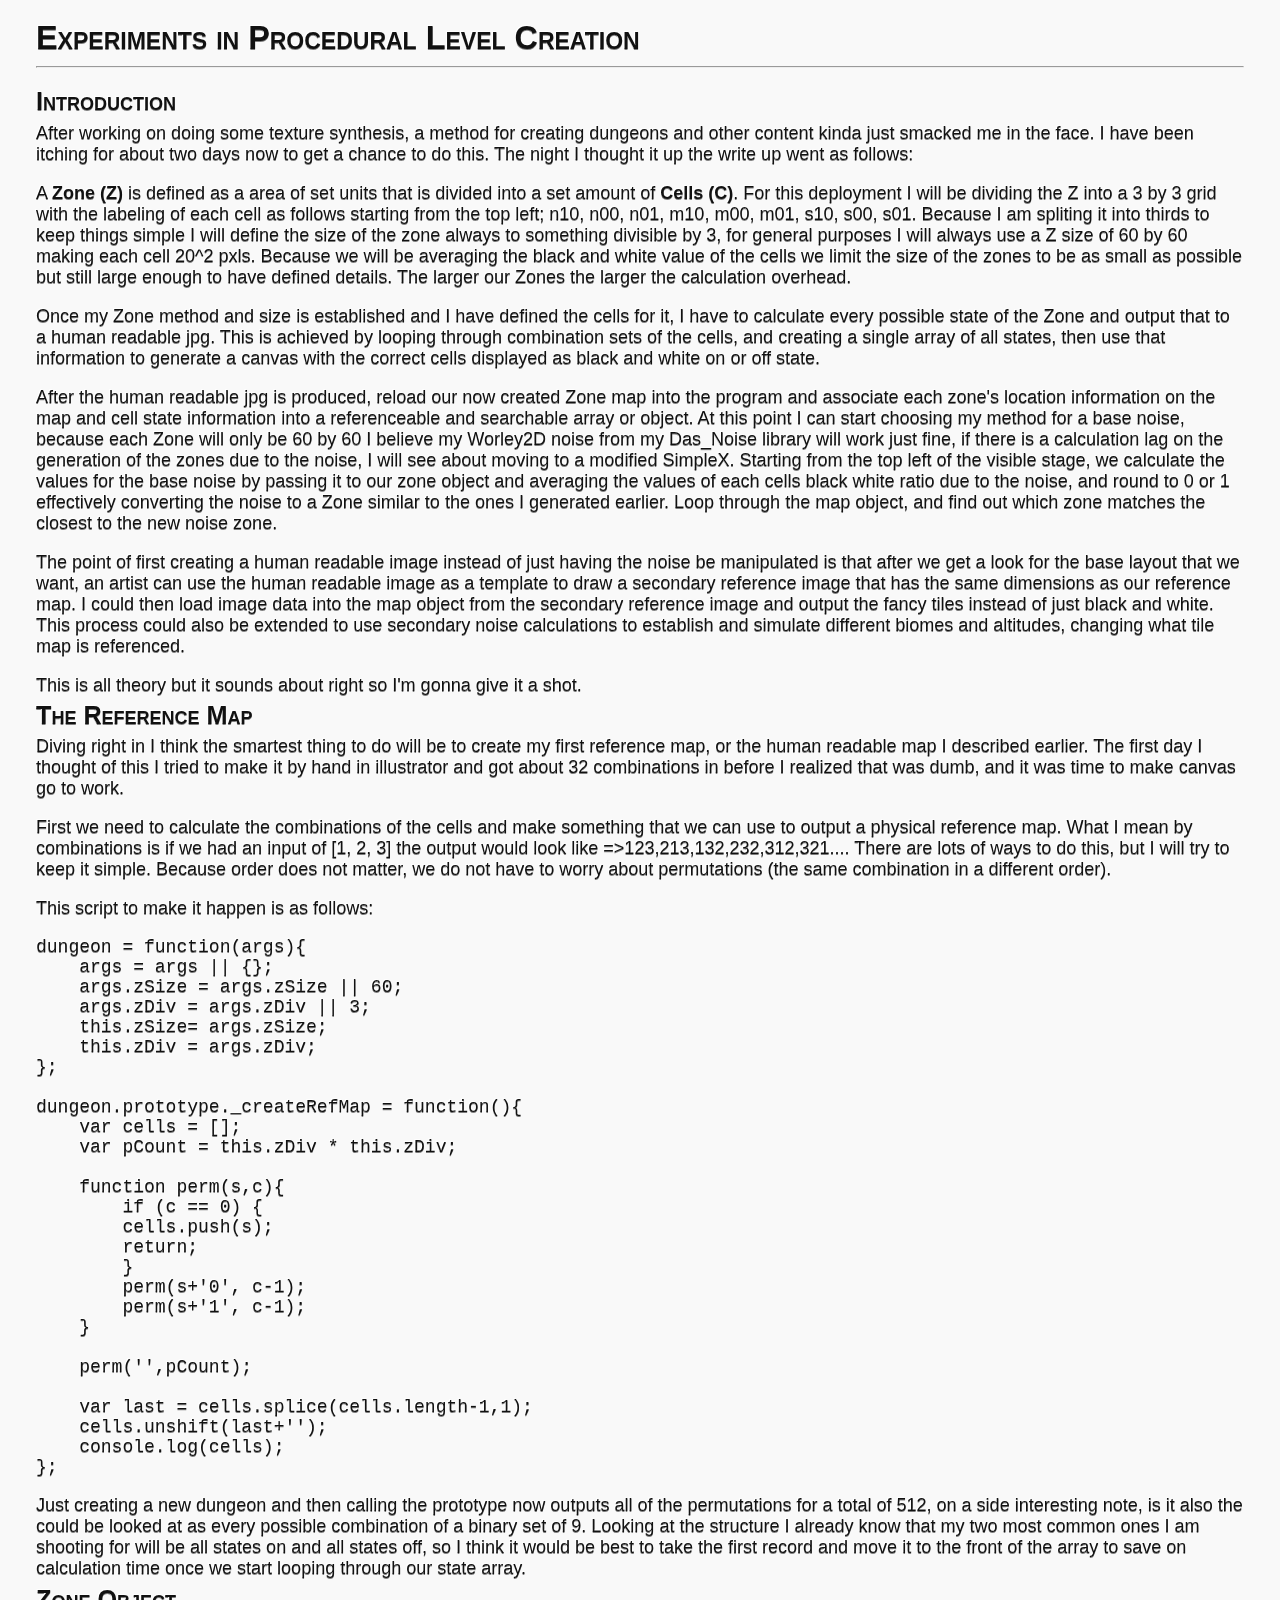
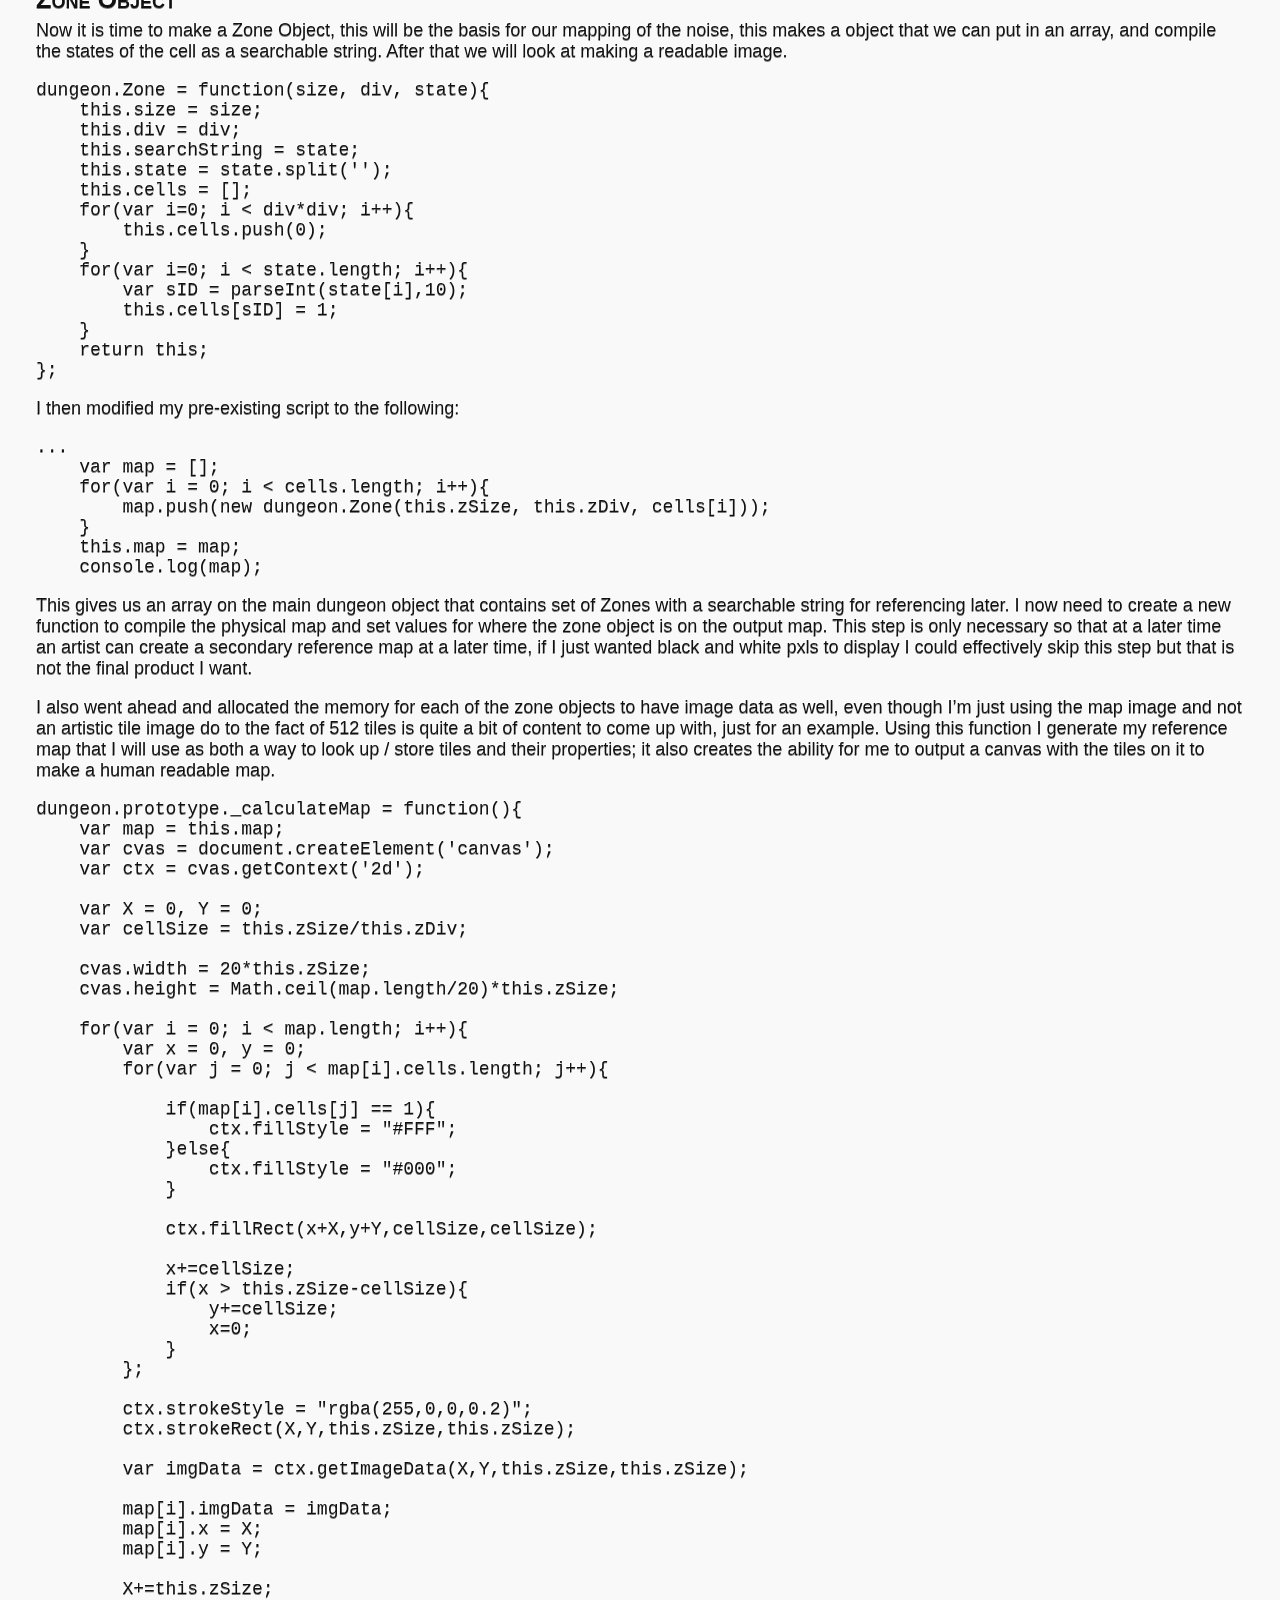
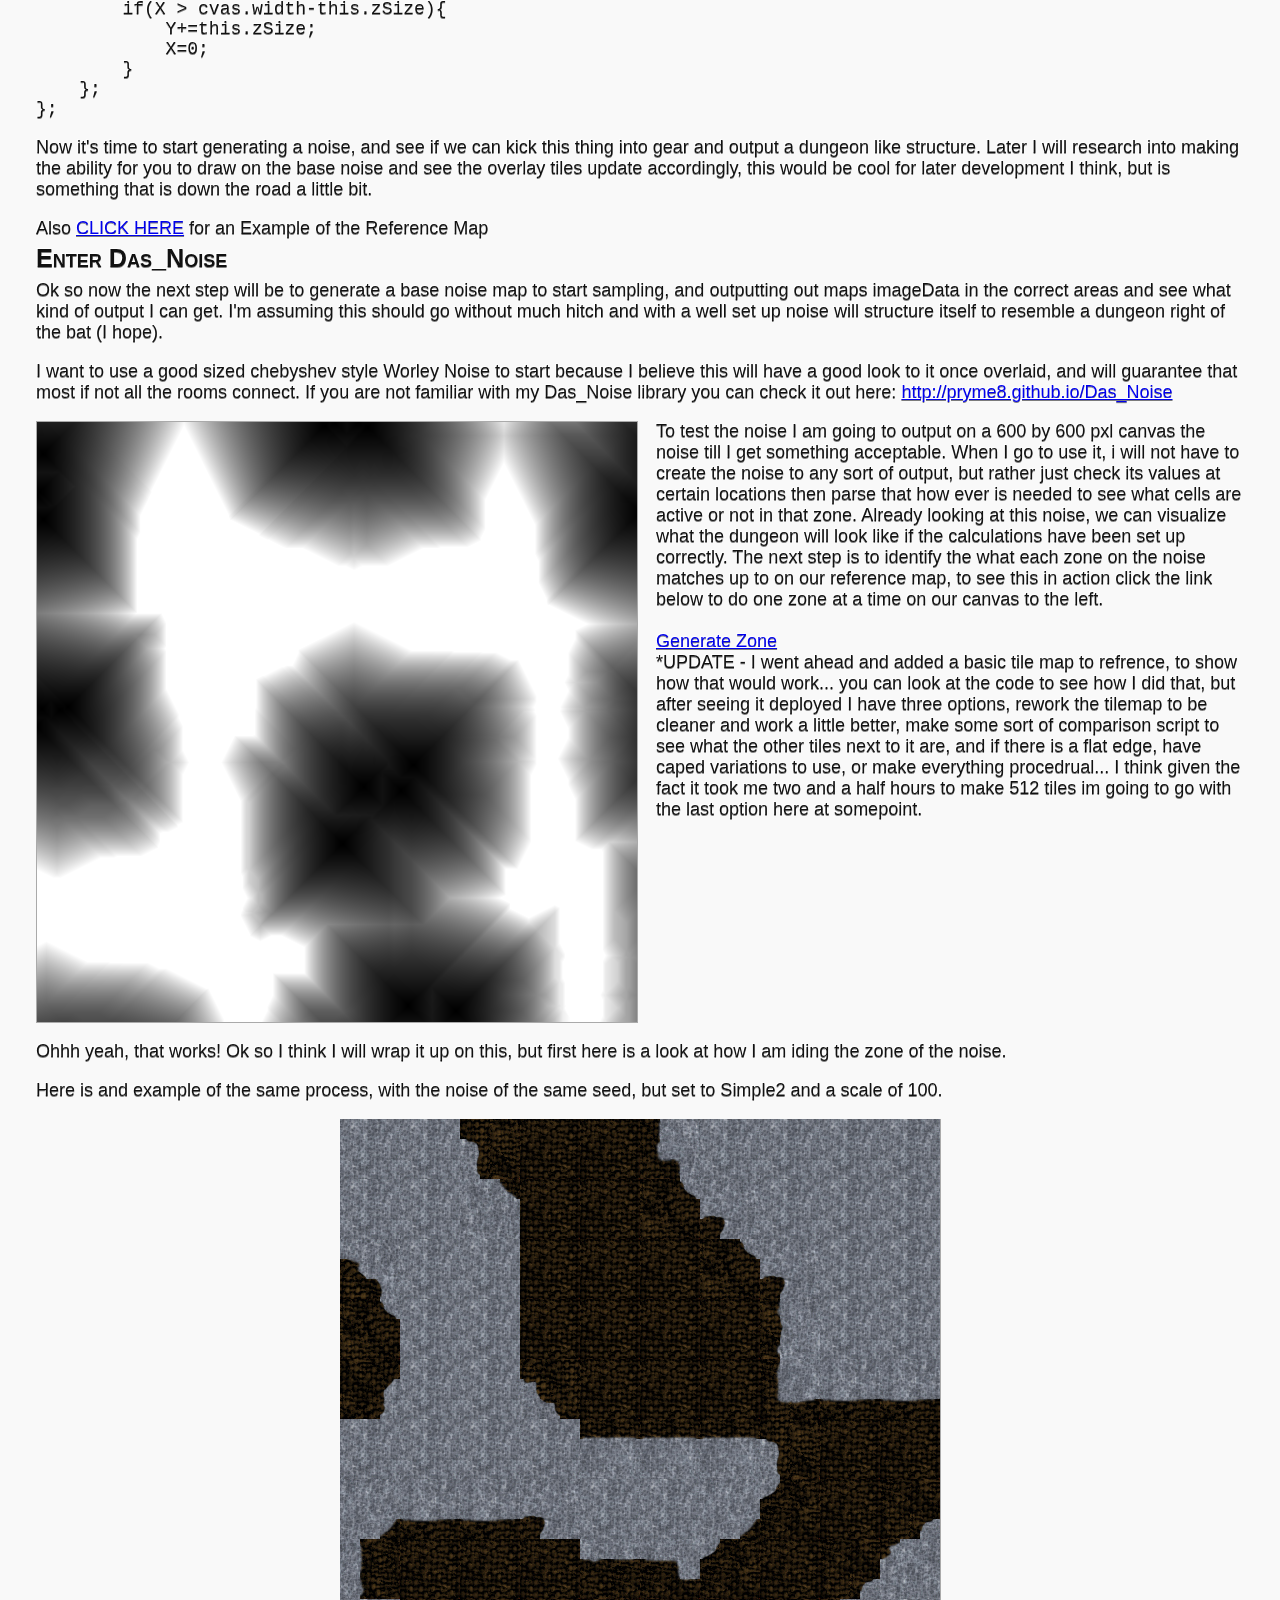
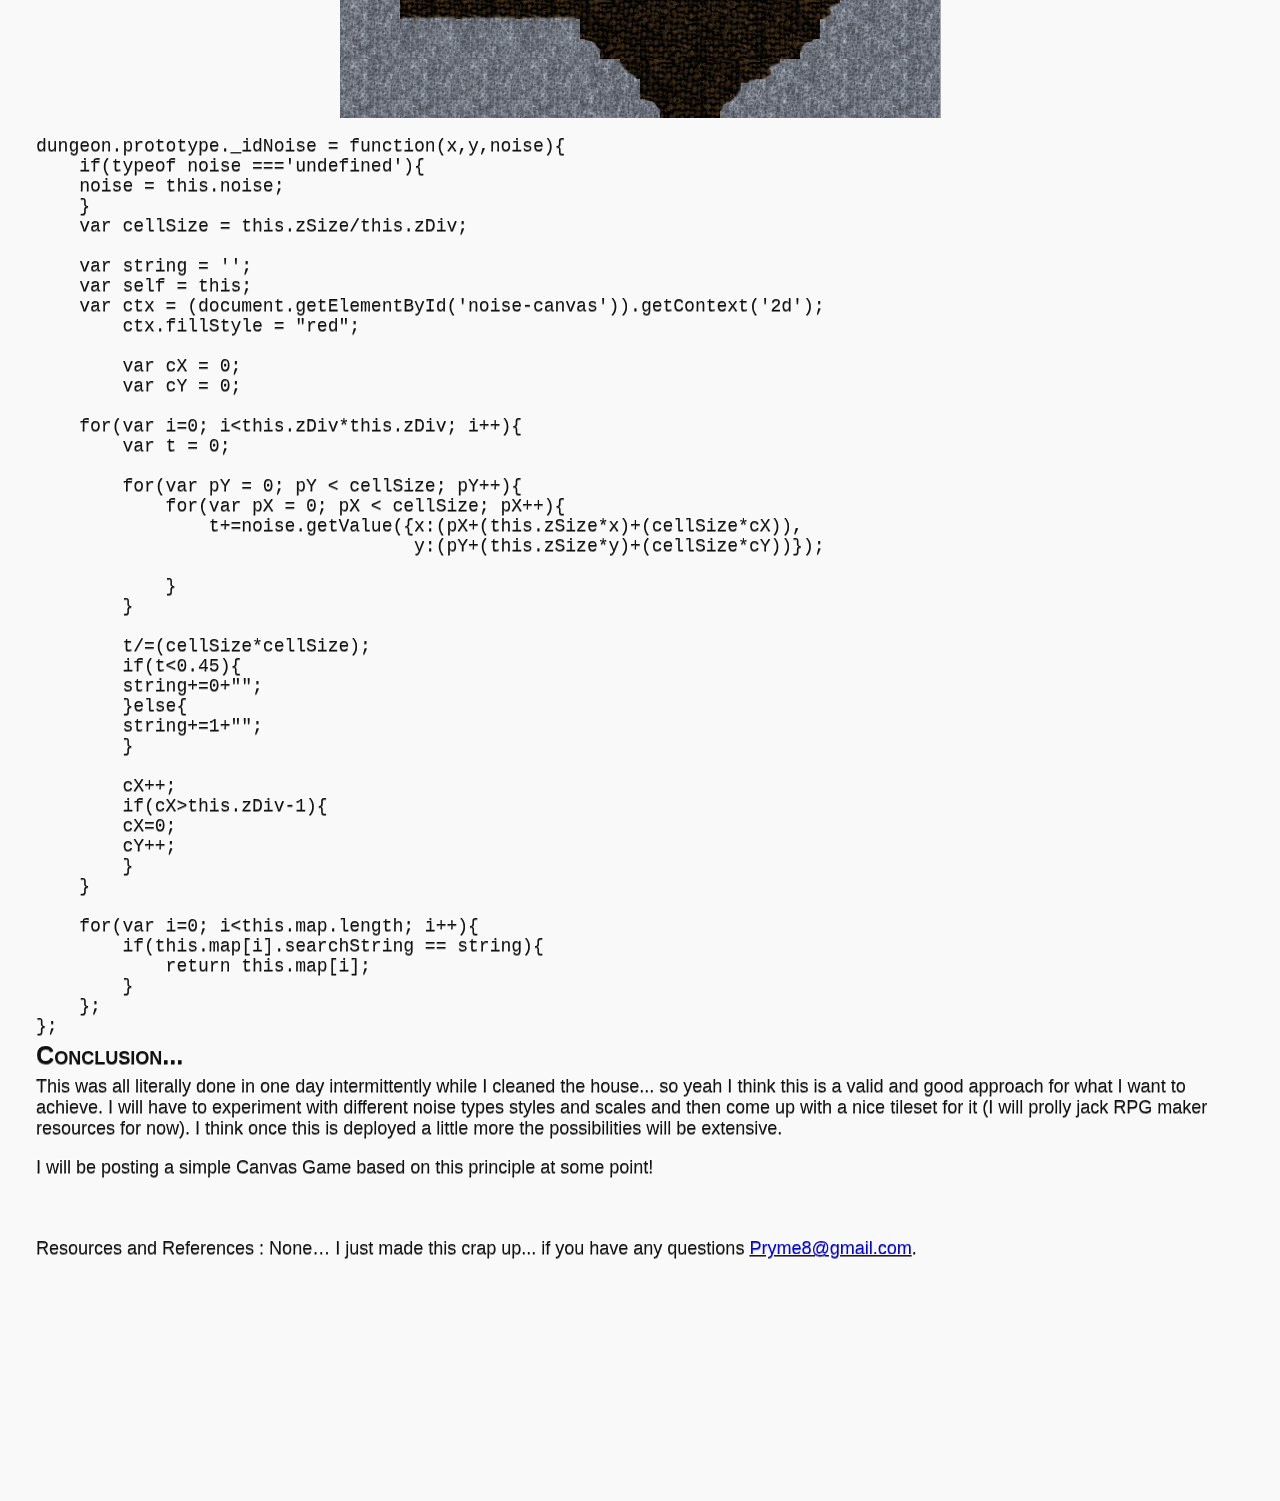
<file: index.html>
<!DOCTYPE html PUBLIC "-//W3C//DTD XHTML 1.0 Transitional//EN" "http://www.w3.org/TR/xhtml1/DTD/xhtml1-transitional.dtd">
<html xmlns="http://www.w3.org/1999/xhtml">
<head>
<meta http-equiv="Content-Type" content="text/html; charset=utf-8" />
<title>DungeoNEAR?</title>
<link href="./index.css" rel="stylesheet" type="text/css" />
<script type="text/javascript" src="./dN.1.2.1.js"></script>
<script type="text/javascript" src="./main.js"></script>
</head>
<body>
<h1>Experiments in Procedural Level Creation</h1>
<hr />
<h2>Introduction</h2>
<p>After working on doing some texture synthesis, a method for creating dungeons and other content kinda just smacked me in the face.  I have been itching for about two days now to get a chance to do this.  The night I thought it up the write up went as follows:</p>
<p>A <strong>Zone (Z)</strong> is defined as a area of set units that is divided into a set amount of <strong>Cells (C)</strong>.  For this deployment I will be dividing the
Z into a 3 by 3 grid with the labeling of each cell as follows starting from the top left; n10, n00, n01, m10, m00, m01, s10, s00, s01.  Because I am spliting it into thirds to keep things simple I will define the size of the zone always to something divisible by 3, for general purposes I will always use a Z size of 60 by 60 making each cell 20^2 pxls.  Because we will be averaging the black and white value of the cells we limit the size of the zones to be as small as possible but still large enough to have defined details.  The larger our Zones the larger the calculation overhead.</p>
<p>Once my Zone method and size is established and I have defined the cells for it, I have to calculate every possible state of the Zone and output that to a human readable jpg.  This is achieved by looping through combination sets of the cells, and creating a single array of all states, then use that information to generate a canvas with the correct cells displayed as black and white on or off state.</p>
<p>After the human readable jpg is produced, reload our now created Zone map into the program and associate each zone's location information on the map and cell state information into a referenceable and searchable array or object.
At this point I can start choosing my method for a base noise, because each Zone will only be 60 by 60 I believe my Worley2D noise from my Das_Noise library will work just fine, if there is a calculation lag on the generation of the zones due to the noise, I will see about moving to a modified SimpleX.  Starting from the top left of the visible stage, we calculate the values for the base noise by passing it to our zone object and averaging the values of each cells black white ratio due to the noise, and round to 0 or 1 effectively converting the noise to a Zone similar to the ones I generated earlier.  Loop through the map object,
and find out which zone matches the closest to the new noise zone.
</p>
<p>The point of first creating a human readable image instead of just having the noise be manipulated is that after we get a look for the base layout that we want, an artist can use the human readable image as a template to draw a secondary reference image that has the same dimensions as our reference map.  I could then load image data into the map object from the secondary reference image and output the fancy tiles instead of just black and white.  This process could also be extended to use secondary noise calculations to establish and simulate different biomes and altitudes, changing what tile map is referenced.</p>
<p>This is all theory but it sounds about right so I'm gonna give it a shot.</p>
<h2>The Reference Map</h2>
<p>Diving right in I think the smartest thing to do will be to create my first reference map, or the human readable map I described earlier.  The first day I thought of this I tried to make it by hand in illustrator and got about 32 combinations in before I realized that was dumb, and it was time to make canvas go to work.</p>
<p>First we need to calculate the combinations of the cells and make something that we can use to output a physical reference map.  What I mean by combinations is if we had an input of [1, 2, 3] the output would look like =>123,213,132,232,312,321....  There are lots of ways to do this, but I will try to keep it simple.  Because order does not matter, we do not have to worry about permutations (the same combination in a different order).</p>
<p>This script to make it happen is as follows:
<pre title="creating combinations:"><xmp>dungeon = function(args){
    args = args || {};
    args.zSize = args.zSize || 60;
    args.zDiv = args.zDiv || 3;
    this.zSize= args.zSize;
    this.zDiv = args.zDiv;
};

dungeon.prototype._createRefMap = function(){
    var cells = [];
    var pCount = this.zDiv * this.zDiv;
    
    function perm(s,c){
        if (c == 0) {
        cells.push(s);
        return;
        }
        perm(s+'0', c-1);
        perm(s+'1', c-1);
    }
    
    perm('',pCount);
    
    var last = cells.splice(cells.length-1,1);
    cells.unshift(last+'');
    console.log(cells);    
};
</xmp></pre>

</p>
<p>Just creating a new dungeon and then calling the prototype now outputs all of the permutations for a total of 512, on a side interesting note, is it also the could be looked at as every possible combination of a binary set of 9.  Looking at the structure I already know that my two most common ones I am shooting for will be all states on and all states off, so I think it would be best to take the first record and move it to the front of the array to save on calculation time once we start looping through our state array.</p>
<h2>Zone Object</h2>
<p>Now it is time to make a Zone Object, this will be the basis for our mapping of the noise, this makes a object that we can put in an array, and compile the states of the cell as a searchable string.  After that we will look at making a readable image.</p>
<pre title="Zone Object:"><xmp>dungeon.Zone = function(size, div, state){
    this.size = size;
    this.div = div;
    this.searchString = state;
    this.state = state.split('');
    this.cells = [];
    for(var i=0; i < div*div; i++){
        this.cells.push(0);
    }
    for(var i=0; i < state.length; i++){
        var sID = parseInt(state[i],10);
        this.cells[sID] = 1;            
    }
    return this;    
};
</xmp></pre>
<p>I then modified my pre-existing script to the following:</p>
<pre title="Zone Object:"><xmp>...
    var map = [];
    for(var i = 0; i < cells.length; i++){
        map.push(new dungeon.Zone(this.zSize, this.zDiv, cells[i]));    
    }
    this.map = map;    
    console.log(map);
</xmp></pre>
<p>This gives us an array on the main dungeon object that contains set of Zones with a searchable string for referencing later.  I now need to create a new function to compile the physical map and set values for where the zone object is on the output map.  This step is only necessary so that at a later time an artist can create a secondary reference map at a later time, if I just wanted black and white pxls to display I could effectively skip this step but that is not the final product I want.</p>
<p>I also went ahead and allocated the memory for each of the zone objects to have image data as well, even though I’m just using the map image and not an artistic tile image do to the fact of 512 tiles is quite a bit of content to come up with, just for an example.  Using this function I generate my reference map that I will use as both a way to look up / store tiles and their properties; it also creates the ability for me to output a canvas with the tiles on it to make a human readable map.</p>
<pre title="Calculate Map function:"><xmp>dungeon.prototype._calculateMap = function(){
    var map = this.map;
    var cvas = document.createElement('canvas');
    var ctx = cvas.getContext('2d');
    
    var X = 0, Y = 0;
    var cellSize = this.zSize/this.zDiv;
    
    cvas.width = 20*this.zSize;
    cvas.height = Math.ceil(map.length/20)*this.zSize;
    
    for(var i = 0; i < map.length; i++){
        var x = 0, y = 0;
        for(var j = 0; j < map[i].cells.length; j++){
            
            if(map[i].cells[j] == 1){
                ctx.fillStyle = "#FFF";
            }else{
                ctx.fillStyle = "#000";
            }
            
            ctx.fillRect(x+X,y+Y,cellSize,cellSize);

            x+=cellSize;
            if(x > this.zSize-cellSize){
                y+=cellSize;
                x=0;
            }
        };
        
        ctx.strokeStyle = "rgba(255,0,0,0.2)";    
        ctx.strokeRect(X,Y,this.zSize,this.zSize);
        
        var imgData = ctx.getImageData(X,Y,this.zSize,this.zSize);
        
        map[i].imgData = imgData;
        map[i].x = X;
        map[i].y = Y;
                
        X+=this.zSize;
        if(X > cvas.width-this.zSize){
            Y+=this.zSize;
            X=0;
        }
    };
};
</xmp></pre>
<p>Now it's time to start generating a noise, and see if we can kick this thing into gear and output a dungeon like structure.  Later I will research into making the ability for you to draw on the base noise and see the overlay tiles update accordingly, this would be cool for later development I think, but is something that is down the road a little bit.
<p>Also <a href='./ref-example.png' target="_blank">CLICK HERE</a> for an Example of the Reference Map</p>
<h2>Enter Das_Noise</h2>
<p>Ok so now the next step will be to generate a base noise map to start sampling, and outputting out maps imageData in the correct areas and see what kind of output I can get.  I'm assuming this should go without much hitch and with a well set up noise will structure itself to resemble a dungeon right of the bat (I hope).</p>
<p>I want to use a good sized chebyshev style Worley Noise to start because I believe this will have a good look to it once overlaid, and will guarantee that most if not all the rooms connect.  If you are not familiar with my Das_Noise library you can check it out here: <a href='http://pryme8.github.io/Das_Noise' target="_blank">http://pryme8.github.io/Das_Noise</a></p>

<p><div style="float:left; margin-right:1em;"><canvas id='noise-canvas' width="600" height="600" style="border:1px solid #aaa;"></canvas></div>
<p>To test the noise I am going to output on a 600 by 600 pxl canvas the noise till I get something acceptable. When I go to use it, i will not have to create the noise to any sort of output, but rather just check its values at certain locations then parse that how ever is needed to see what cells are active or not in that zone.
Already looking at this noise, we can visualize what the dungeon will look like if the calculations have been set up correctly.  The next step is to identify the what each zone on the noise matches up to on our reference map, to see this in action click the link below to do one zone at a time on our canvas to the left.<br />
<br />
<a href='#' id='gen-zone'>Generate Zone</a>
<BR />*UPDATE - I went ahead and added a basic tile map to refrence, to show how that would work... you can look at the code to see how I did that, but after seeing it deployed I have three options, rework the tilemap to be cleaner and work a little better, make some sort of comparison script to see what the other tiles next to it are, and if there is a flat edge, have caped variations to use, or make everything procedrual... I think given the fact it took me two and a half hours to make 512 tiles im going to go with the last option here at somepoint.
</p>
<br style="clear: both;" />
</p>
<p>Ohhh yeah, that works! Ok so I think I will wrap it up on this, but first here is a look at how I am iding the zone of the noise.</p>
<p>Here is and example of the same process, with the noise of the same seed, but set to Simple2 and a scale of 100.</p>
<center><img src="example2.jpg" /></center>
<pre title="Calculate Map function:"><xmp>dungeon.prototype._idNoise = function(x,y,noise){
    if(typeof noise ==='undefined'){
    noise = this.noise;    
    }
    var cellSize = this.zSize/this.zDiv;
    
    var string = '';
    var self = this;
    var ctx = (document.getElementById('noise-canvas')).getContext('2d');
        ctx.fillStyle = "red";
        
        var cX = 0;
        var cY = 0;
    
    for(var i=0; i<this.zDiv*this.zDiv; i++){
        var t = 0;

        for(var pY = 0; pY < cellSize; pY++){
            for(var pX = 0; pX < cellSize; pX++){
                t+=noise.getValue({x:(pX+(this.zSize*x)+(cellSize*cX)),
                                   y:(pY+(this.zSize*y)+(cellSize*cY))});
                                    
            }
        }
        
        t/=(cellSize*cellSize);
        if(t<0.45){
        string+=0+"";
        }else{
        string+=1+"";
        }

        cX++;
        if(cX>this.zDiv-1){
        cX=0;
        cY++;
        }
    }

    for(var i=0; i<this.map.length; i++){
        if(this.map[i].searchString == string){
            return this.map[i];
        }
    };
};
</xmp></pre>
<h2>Conclusion...</h2>
<p>This was all literally done in one day intermittently while I cleaned the house... so yeah I think this is a valid and good approach for what I want to achieve.  I will have to experiment with different noise types styles and scales and then come up with a nice tileset for it (I will prolly jack RPG maker resources for now).  I think once this is deployed a little more the possibilities will be extensive.</p>
<p>I will be posting a simple Canvas Game based on this principle at some point!</p><BR/><BR/>
<p>Resources and References : None… I just made this crap up... if you have any questions <a href='mailto:pryme8@gmail.com'>Pryme8@gmail.com</a>.</p><BR/><BR/><BR/><BR/>
<script>document.addEventListener( 'DOMContentLoaded', function () {
var cvas = document.getElementById('noise-canvas');
var ctx = cvas.getContext('2d');
ctx.fillRect(0,0,cvas.width,cvas.height);
var imageData = new ImageData(cvas.width, cvas.height);
var data = imageData.data;
var x=1,y=1;
var r,g,b,a,v;
var noise = new dN('Worley2','dungeon1',{n:8, style:'chebyshev', frequency:0.35, nPoints:4});
for (var i = 0; i < data.length; i += 4) {
    v = noise.getValue({x:x,y:y});
    //console.log(v);
    r = Math.floor(255 * v);
    g = r;
    b = r;
    a = Math.floor(255);    
    
      data[i]     = r; // red
      data[i + 1] = g; // green
      data[i + 2] = b; // blue
      data[i + 3] = a;//alpha
     
      x++;
      if(x>cvas.width){
          y++;
        x=1;
        continue;
      }
    }
ctx.putImageData(imageData, 0, 0, 0, 0, cvas.width, cvas.height);

d = new dungeon({baseNoise:noise});

var eX = 0, eY = 0;
var genZone = document.getElementById('gen-zone');
genZone.onclick = function(e){
    e.preventDefault();
    
    if(eY<10){
    var zone = d._idNoise(eX,eY,d.noise);
    ctx.putImageData(zone.imgData, eX*d.zSize,eY*d.zSize,0,0,60,60);
    
    eX++;
    if(eX>9){
    eX=0;
    eY++;
    }
    }
};



});
</script>

</body>
</html>
</file>
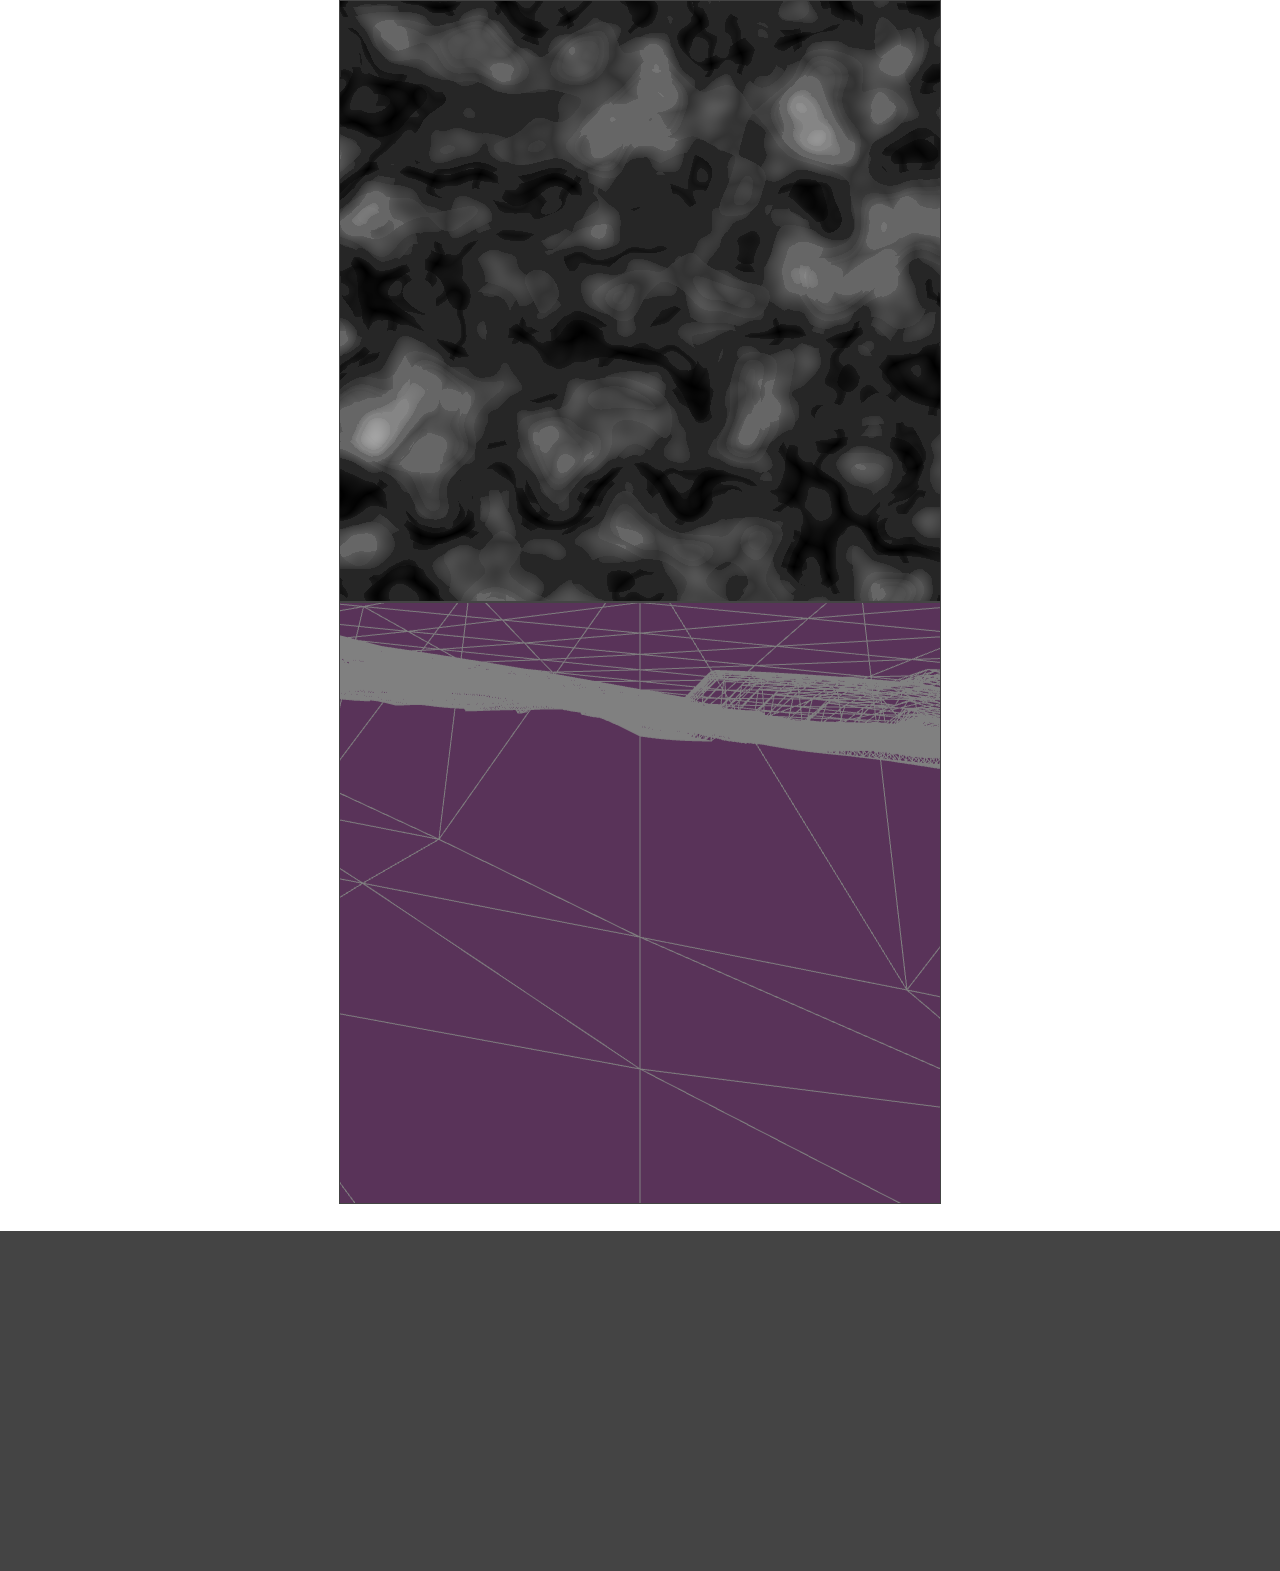
<file: land.html>
<!DOCTYPE html PUBLIC "-//W3C//DTD XHTML 1.0 Transitional//EN" "http://www.w3.org/TR/xhtml1/DTD/xhtml1-transitional.dtd">
<html xmlns="http://www.w3.org/1999/xhtml">
<head>
<meta http-equiv="Content-Type" content="text/html; charset=utf-8" />
<title>3d Land</title>

<style>
@import 'https://fonts.googleapis.com/css?family=Roboto';
  html, body {
    width: 100%;
    height: 100%;
    margin: 0;
    padding: 0;
    font-size:18px;
    font-family: 'Roboto', sans-serif;
  }
 
  .pwrap{
        display:block;
        position:relative;
        width:900px;
        min-height:100%;
        height:auto;
        margin-left:50%;
        padding-bottom:1.5em;
         top:0;
         transform:translateX(-50%);
  }
 
  .cwrap{
  display:inline-block;
  position:relative;
  width:600px;
  height:600px;
  border:1px solid #444;
  }

  .bjsCvas {
    width: 100%;
    height: 100%;
    touch-action: none;
  }
 
  .controls{
    display: inline-block;
    vertical-align: top;
    padding-left: 1em;
  }
 
  .foot{
    display:block;
    background:#444;
    position:relative;  
    width:100%;
    height:340px;
  }
 
 
  .pUI{
    background-color:rgba(90, 50, 90, 0.8);
    min-height:1em;
    border: 1px solid rgb(20, 50, 100);
    font-size:12px;
      }
 
  .pUI input{
display: inline-block;
width: calc(25% - 2px);
margin: 0;
padding: 0;
vertical-align: bottom;
margin-bottom: -1px;
height: calc(1em + 1px);
    }
  .pUI .input-wrap{
   text-align: right;
    white-space: nowrap;
  }
   .pUI .input-wrap::before{
      display: block;
      position: relative;
   content: attr(title);
   text-align: left;
     margin: 0.1em;
     margin-bottom: -0.1em;
     color:white;
    }

.slider-wrap{
  display: inline-block;
  position:relative;
  width:calc(75% - 0.2em - 1px);
  height: calc(1em + 0.2em - 2px);
  cursor: pointer;
  vertical-align: bottom;
  border: 1px solid #fff;
}

.slider-wrap span{
    position:absolute;
    display:block;
    height:100%;
    background:#444;
    pointer-events:none;
}

.pUI .label{
  margin-bottom: 0em;
  line-height: 1.2em;
  color:#eee;
  border-bottom: 1px solid #aaa;
  background: rgba(0,0,0,0.1);
  font-weight: bold;
  letter-spacing: 0.1em;
}

.pUI hr{
  margin-bottom: 0;
}
</style>
<script type="text/javascript" src="./dN.1.2.2.js"></script>
<script type="text/javascript" src="./babylon.js"></script>
</head>
<body>
<div class="pwrap">
<center><div class='cwrap'><canvas id='output' class='bjsCvas' width='600' height='600'> </canvas></div><div class='cwrap'><canvas id='c3d' class='bjsCvas'> </canvas></div></center>
</div>


<div class="foot"></div>
<script>
document.addEventListener( 'DOMContentLoaded', function () {    
    GUI = function(id, args, scene, engine){
        this.id = id || 'UI_' + document.getElementsByClassName('pUI').length;
        this.args = args || {};
        this._target = document.getElementById(this.args.target) || document.body;
		this.scene = scene;
		this.engine = engine;
        
        if(typeof scene !== 'object' || typeof engine !== 'object'){return};
        this.DOM = [];
        
        this.mainBlock = document.createElement('div');
        this.mainBlock.setAttribute('id', this.id);
        this.mainBlock.setAttribute('class', 'pUI');
        
        
        if(typeof this.args.width !== 'undefined'){
                this.mainBlock.style.width = this.args.width;
        }
        if(typeof this.args.height!== 'undefined'){
                this.mainBlock.style.height = this.args.height;
        }
        if(typeof this.args.position == 'string'){
                this.mainBlock.style.position = this.args.position;
        }else{
                this.mainBlock.style.position = 'absolute';
        }
        
        this._target.appendChild(this.mainBlock);
                
        return this;
    };
    
    GUI.prototype.Create = function(type, args){
        args = args || {};
        var newElement = new type(this,args);
        this.DOM.push(newElement);
        return newElement;
    
    };
    
    GUI.breakline = function(parent, args){
        var hr = document.createElement('hr');
        parent.mainBlock.appendChild(hr);
        return hr;
    };
    GUI.label = function(parent, args){
        var label = document.createElement('div');
        label.innerHTML = args.text || "New-Label";
        label.setAttribute('class', 'label');
        parent.mainBlock.appendChild(label);        
        return label;
    };
    
    
    GUI.input = function(parent, args){
        args = args || {};
        args.wrap = args.wrap || {};
        this.wrap = args.wrap || {};
        this.wrap.type = args.wrap.type || 'div';
        this.parent = parent;
        var self = this;
        if(this.wrap.type !== 'span' && this.wrap.type !== 'div'){this.wrap.type = 'div'};
        this.wrap.obj = document.createElement(this.wrap.type);
        this.obj = document.createElement('input');
        this.id = args.title || 'Input'+ document.getElementsByClassName('pIn').length;
        this.obj.setAttribute('id', this.id);
        this.wrap.obj.appendChild(this.obj);
        this.parent.mainBlock.appendChild(this.wrap.obj);    
        this.wrap.obj.setAttribute('class', 'input-wrap pIn');    
        this.wrap.obj.setAttribute('title', this.id);
        this.obj.setAttribute('value', args.value || '');
        if(typeof args.min != 'undefined'){
            this.min = args.min;
        this.obj.setAttribute('min', args.min);    
        }
        if(typeof args.max != 'undefined'){
            this.max = args.max;
        this.obj.setAttribute('max', args.max);    
        }
        if(typeof args.step != 'undefined'){
            this.step = args.step;
        this.obj.setAttribute('step', args.step);    
        }
        
        
        return this;
    };
    

    

    
    GUI.slider = function(parent, args){        
        GUI.input.call(this, parent, args);    
        this.wrap.obj.innerHTML = '<div class="slider-wrap"><span id="slider-wrap-'+this.id+'"></span></div>'+this.wrap.obj.innerHTML;
        this.slide = document.getElementById('slider-wrap-'+this.id);
        document.getElementById(this.id).type = 'number';
        this._update();
        var self = this;
        document.getElementById(this.id).onchange = function(){
            self._update();
        };
        
        this.slide.parentNode.onclick = function(e){
            var t = e.target;
            var tsize = t.getBoundingClientRect();
            var X = e.pageX - tsize.left;
            var p = X/tsize.width;
            var value = self.max*p;
            console.log(value.toFixed(2));
            document.getElementById(self.id).value = value.toFixed(2);
            self._update();            
        };
            
        return this;
    };
    
    GUI.slider.prototype.constructor = GUI.slider;
    
    GUI.slider.prototype._update = function(){
        this.value = document.getElementById(this.id).value;
        //console.log(currentVal);
        var p = this.max/this.value;
        p = ((this.wrap.obj.getElementsByClassName("slider-wrap")[0].getBoundingClientRect()).width-2)/p;
        this.slide.style.width = p+'px';
            
        if(typeof this.callback === 'function'){
            this.callback(this);
        }
    };
	
	var baseNoise = new dN('Perlin2','landbase',{scale:500, octave:4, persistence:0.85, amplitude:0.8});
	var overNoise = new dN('Perlin2','overlay',{scale:100, octave:3, persistence:0.5, amplitude:0.6});
	var eleNoise = new dN('Simple2','overlay',{scale:1000, octave:6, persistence:0.5, amplitude:0.6});
	
	
	var cvas = document.getElementById('output');
	var ctx = cvas.getContext('2d');
	var imageData = new ImageData(cvas.width, cvas.height);
	var data = imageData.data;
	var x=1,y=1;
	var r,g,b,a,v;
	
	for (var i = 0; i < data.length; i += 4) {
    v = dN.filter.terrace(dN.Mix(dN.filter.terrace(baseNoise.getValue({x:x,y:y}),[[0.1,0.2],[0.35,0.45], [0.5,0.55], [0.7,0.73]],0.8), overNoise.getValue({x:x,y:y}),0.5), [[0.1,0.2],[0.35,0.45], [0.5,0.55], [0.7,0.73]],0.8);
	//console.log(v);
    r = Math.floor(255 * v),
    g = r,
    b = r,
    a = 255;    
    
      data[i]     = r; // red
      data[i + 1] = g; // green
      data[i + 2] = b; // blue
      data[i + 3] = a;//alpha
     
      x++;
      if(x>cvas.width){
          y++;
        x=1;
        continue;
      }
    }
ctx.putImageData(imageData, 0, 0, 0, 0, cvas.width, cvas.height);


   	  var c1 = document.getElementById("c3d");
      // Load the BABYLON 3D engine
      var e1 = new BABYLON.Engine(c1, true);
      // -------------------------------------------------------------
      // Here begins a function that we will 'call' just after it's built
      var createScene = function () {
         // Now create a basic Babylon Scene object
         var scene = new BABYLON.Scene(e1);
         // Change the scene background color to green.
         scene.clearColor = new BABYLON.Color3(0.35, 0.2, 0.35);
         // This creates and positions a free camera
         var camera = new BABYLON.FreeCamera("camera1", new BABYLON.Vector3(0, 25, -100), scene);
         // This targets the camera to scene origin
         camera.setTarget(BABYLON.Vector3.Zero());
         // This attaches the camera to the canvas
        	camera.attachControl(c1, false);
         // This creates a light, aiming 0,1,0 - to the sky.
         var light = new BABYLON.HemisphericLight("light1", new BABYLON.Vector3(0, 1, 0), scene);
         // Dim the light a small amount
         light.intensity = .5;

         // Let's try our built-in 'ground' shape. Params: name, width, depth, subdivisions, scene
         var ground = BABYLON.Mesh.CreateGround("block" , 400, 400, 450, scene, true);
		 
		 var vertexData = ground.getVerticesData(BABYLON.VertexBuffer.PositionKind);
		 ground.material = new BABYLON.StandardMaterial("texture1", scene);
		 ground.material.wireframe = true;
				
				
					for (var i = 0; i < vertexData.length; i += 3) {
						var x = vertexData[i], y = vertexData[i+1],z = vertexData[i+2];
						var vb = eleNoise.getValue({x:x,y:z})*80;
						var v = dN.filter.terrace(dN.Mix(dN.filter.terrace(baseNoise.getValue({x:x,y:z}),[[0.1,0.2],[0.35,0.45], [0.5,0.55], [0.7,0.73]],0.8), overNoise.getValue({x:x,y:z}),0.5), [[0.1,0.2],[0.35,0.45], [0.5,0.55], [0.7,0.73]],0.8) * 40;
							v = (v + vb)/2;
							vertexData[i+1] += v;
						
						
					}
					
			 ground.updateVerticesData(BABYLON.VertexBuffer.PositionKind, vertexData, 0, 0);
		 
		 
         // Leave this function
         return scene;
      }; // End of createScene function
      // -------------------------------------------------------------
      // Now, call the createScene function that you just finished creating
      var s1 = createScene();

      // Register a render loop to repeatedly render the scene
      e1.runRenderLoop(function () {
         s1.render();
      });



 document.body.onkeypress = function(e){
	e.preventDefaults();
 };

	
});
</script>
</body>
</html>
</file>
<file: index.css>
html, body {
        width   : 100%;
        height  : 100%;
        margin  : 0;
        padding : 1em;
		  -webkit-box-sizing: border-box;
 		 -moz-box-sizing: border-box;
  			box-sizing: border-box;
			font-family:"Lucida Sans Unicode", "Lucida Grande", sans-serif;
			font-size:18px;
			background:#F9F9F9;
			color:#111;
			text-shadow:
			-1px -1px #fff,
			0px 1px rgba(0,0,0,0.5)
			
    }
	
.desc{
	font-size: 0.5em;
	padding-left: 1em;
}
	h1,h2,h3,h4,h5{
		font-variant:small-caps;
		font-weight:bold;	
		margin-top: -0.5em;
		padding-top: 0;
		margin-bottom: 0.25em;
	}
	h1{
		font-size:1.8em;
	}
	h2{
		font-size:1.4em;
	}
	h3{
		font-size:1.2em;
	}
	h4{
		font-size:1.0em;
	}
	h5{
		font-size:0.8em;
	}


hr {
  margin-bottom: 32px;
}
p {
  margin: 1em 0em;
  padding: 0;
  margin-top: 0;
}
</file>
